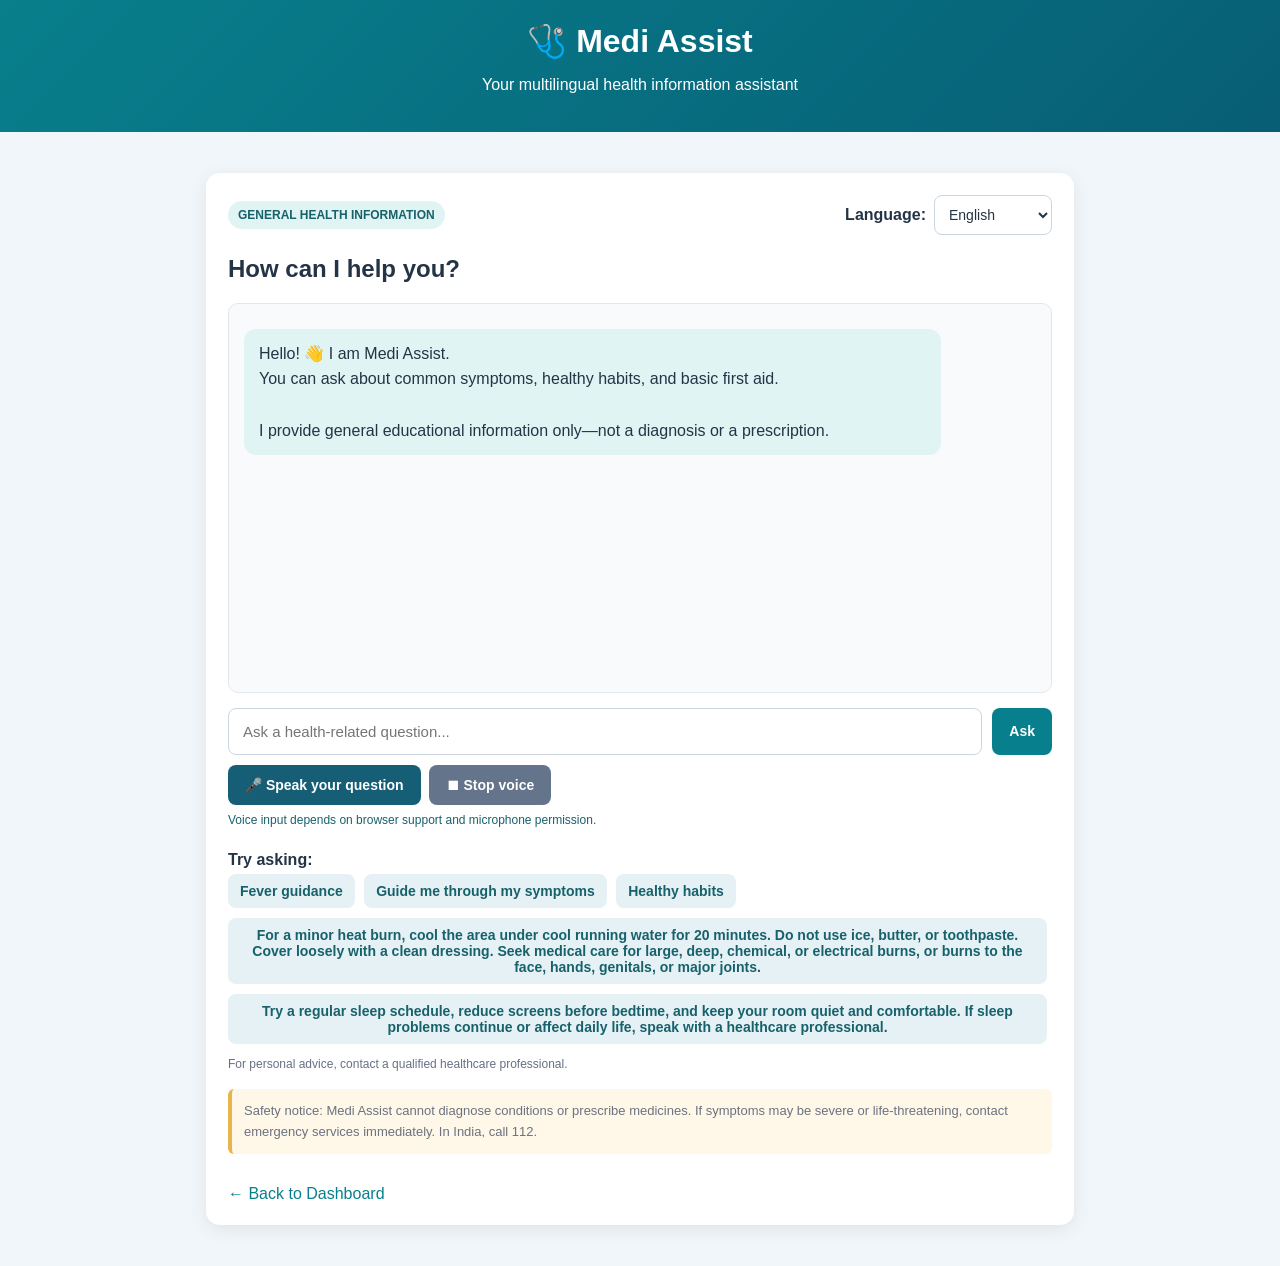
<file: templates/Medi_Assist.html>
<!DOCTYPE html>
<html lang="en">
<head>
    <meta charset="UTF-8">
    <meta name="viewport" content="width=device-width, initial-scale=1.0">
    <title>Medi Assist | SmartCare Hospital</title>
    <style>
        * { box-sizing: border-box; }
        body {
            margin: 0; font-family: Arial, sans-serif;
            background: #f1f6fb; color: #243447;
        }
        .header {
            background: linear-gradient(135deg, #087f8c, #075e75);
            color: white; padding: 22px; text-align: center;
        }
        .header h1 { margin: 0 0 8px; }
        .container { max-width: 900px; margin: 25px auto; padding: 16px; }
        .chat-card {
            background: white; border-radius: 14px; padding: 22px;
            box-shadow: 0 4px 18px rgba(0,0,0,.08);
        }
        .top-controls {
            display: flex; justify-content: space-between; align-items: center;
            gap: 12px; flex-wrap: wrap; margin-bottom: 15px;
        }
        .language-control { display: flex; align-items: center; gap: 8px; }
        select {
            padding: 10px; border: 1px solid #ccd6df; border-radius: 8px;
            background: white; color: #243447; font-size: 14px;
        }
        .badge {
            display: inline-block; background: #e0f5f3; color: #17616b;
            padding: 7px 10px; border-radius: 20px; font-size: 12px; font-weight: bold;
        }
        .chat-box {
            height: 390px; overflow-y: auto; padding: 15px;
            background: #f8fafc; border: 1px solid #e0e8ef; border-radius: 10px;
        }
        .message {
            padding: 12px 15px; margin: 10px 0; border-radius: 12px;
            max-width: 88%; line-height: 1.6; white-space: pre-wrap;
            overflow-wrap: anywhere;
        }
        .bot { background: #e0f5f3; margin-right: auto; }
        .user { background: #dceaff; margin-left: auto; }
        .input-area { display: flex; gap: 10px; margin-top: 15px; }
        .voice-controls { display: flex; gap: 8px; flex-wrap: wrap; margin-top: 10px; }
        .voice-controls button { background: #155e75; }
        .voice-controls button.stop-voice { background: #64748b; }
        .message .speak-button { display: block; margin-top: 8px; padding: 6px 10px; font-size: 12px; background: #17616b; }
        .voice-status { color: #17616b; font-size: 12px; margin: 8px 0 0; min-height: 18px; }
        input {
            flex: 1; min-width: 0; padding: 14px; border: 1px solid #ccd6df;
            border-radius: 8px; font-size: 15px;
        }
        button {
            background: #087f8c; color: white; border: none;
            padding: 12px 17px; border-radius: 8px; cursor: pointer;
            font-size: 14px; font-weight: 600;
        }
        button:hover { background: #05636d; }
        button:focus, input:focus, select:focus { outline: 2px solid #79cbd0; outline-offset: 2px; }
        .suggestions { margin-top: 20px; }
        .suggestions button {
            background: #e5f1f5; color: #17616b; margin: 5px 5px 5px 0;
            padding: 9px 12px;
        }
        .suggestions button:hover { background: #cce8ec; }
        .notice {
            font-size: 13px; color: #6b7280; line-height: 1.6; margin-top: 18px;
            padding: 12px; background: #fff8e8; border-left: 4px solid #e8b44c;
            border-radius: 6px;
        }
        .back-link { display: inline-block; margin-top: 18px; color: #087f8c; text-decoration: none; }
        .small-note { color: #667085; font-size: 12px; margin: 8px 0 0; }
        @media (max-width: 550px) {
            .container { padding: 10px; margin: 12px auto; }
            .chat-card { padding: 14px; }
            .input-area { flex-direction: column; }
            .chat-box { height: 350px; }
            .message { max-width: 96%; }
        }
    </style>
</head>
<body>
    <div class="header">
        <h1>🩺 Medi Assist</h1>
        <p id="subtitle">Your multilingual health information assistant</p>
    </div>

    <div class="container">
        <div class="chat-card">
            <div class="top-controls">
                <span class="badge" id="modeBadge">GENERAL HEALTH INFORMATION</span>
                <label class="language-control" for="language">
                    <strong id="languageLabel">Language:</strong>
                    <select id="language" onchange="changeLanguage()">
                        <option value="en">English</option>
                        <option value="ta">தமிழ் (Tamil)</option>
                        <option value="th">Thanglish</option>
                    </select>
                </label>
            </div>

            <h2 id="mainHeading">How can I help you?</h2>
            <div class="chat-box" id="chatBox" aria-live="polite" aria-label="Chat conversation">
                <div class="message bot" id="welcomeMessage">Hello! 👋 I am Medi Assist.
You can ask about common symptoms, healthy habits, and basic first aid.

I provide general educational information only—not a diagnosis or a prescription.</div>
            </div>

            <div class="input-area">
                <input type="text" id="question" placeholder="Ask a health-related question..." aria-label="Your medical question">
                <button id="askButton" onclick="askQuestion()">Ask</button>
            </div>
            <div class="voice-controls">
                <button type="button" id="voiceInputButton" onclick="startVoiceInput()">🎤 Speak your question</button>
                <button type="button" id="stopVoiceButton" class="stop-voice" onclick="stopVoice()">⏹ Stop voice</button>
            </div>
            <p class="voice-status" id="voiceStatus" aria-live="polite">Voice input depends on browser support and microphone permission.</p>

            <div class="suggestions">
                <strong id="tryLabel">Try asking:</strong><br>
                <button onclick="quickAsk('What should I do for a fever?')" id="suggestFever">Fever guidance</button>
                <button onclick="startSymptomGuide()" id="suggestSymptoms">Guide me through my symptoms</button>
                <button onclick="quickAsk('How can I stay healthy?')" id="suggestHealthy">Healthy habits</button>
                <button onclick="quickAsk('What should I do for a minor burn?')" id="suggestBurn">Minor burn first aid</button>
                <button onclick="quickAsk('How can I sleep better?')" id="suggestSleep">Better sleep</button>
            </div>
            <p class="small-note" id="smallNote">For personal advice, contact a qualified healthcare professional.</p>
            <p class="notice" id="disclaimer">Safety notice: Medi Assist cannot diagnose conditions or prescribe medicines. If symptoms may be severe or life-threatening, contact emergency services immediately. In India, call 112.</p>
            <a href="/" class="back-link" id="backLink">← Back to Dashboard</a>
        </div>
    </div>

    <script>
        const languageText = {
            en: {
                subtitle: "Your multilingual health information assistant",
                language: "Language:", heading: "How can I help you?", ask: "Ask",
                placeholder: "Ask a health-related question...", try: "Try asking:",
                fever: "Fever guidance", symptoms: "Guide me through my symptoms",
                healthy: "Healthy habits", burn: "Minor burn first aid", sleep: "Better sleep",
                note: "For personal advice, contact a qualified healthcare professional.",
                disclaimer: "Safety notice: Medi Assist cannot diagnose conditions or prescribe medicines. If symptoms may be severe or life-threatening, contact emergency services immediately. In India, call 112.",
                welcome: "Hello! 👋 I am Medi Assist.\nYou can ask about common symptoms, healthy habits, and basic first aid.\n\nI provide general educational information only—not a diagnosis or a prescription.",
                empty: "Please type a question first.",
                feverAnswer: "Fever can happen for many reasons, including infections. Rest, drink fluids if you can, and monitor your temperature. Seek medical advice if it persists, worsens, or worries you. A baby under 3 months with a temperature of 38°C (100.4°F) or higher needs urgent medical assessment.",
                headache: "Headaches have many possible causes. Rest in a quiet place and drink water if appropriate. A sudden, extremely severe headache, or headache with weakness, confusion, fainting, or difficulty speaking needs emergency medical attention.",
                cold: "A common cold is usually caused by a virus. Rest, drink fluids, and practise hand hygiene. Seek medical advice if symptoms worsen; get urgent help for breathing difficulty.",
                cough: "Cough can occur with infections, allergies, or other conditions. Drink fluids and avoid smoke or irritants. Seek urgent help for difficulty breathing, blue lips, or severe chest pain. Consult a clinician if it persists or worsens.",
                diet: "A balanced diet can include vegetables, fruits, whole grains, protein foods, and suitable healthy fats. Individual needs vary, especially with allergies or medical conditions.",
                sleep: "Try a regular sleep schedule, reduce screens before bedtime, and keep your room quiet and comfortable. If sleep problems continue or affect daily life, speak with a healthcare professional.",
                exercise: "Choose physical activity suitable for your health, start gradually, and increase as tolerated. Ask a healthcare professional for advice if you have a condition that affects exercise.",
                water: "Fluid needs vary with weather, activity, age, and health. Drink regularly unless a clinician has advised you to limit fluids, such as for some heart or kidney conditions.",
                burn: "For a minor heat burn, cool the area under cool running water for 20 minutes. Do not use ice, butter, or toothpaste. Cover loosely with a clean dressing. Seek medical care for large, deep, chemical, or electrical burns, or burns to the face, hands, genitals, or major joints.",
                medicine: "I cannot recommend a medicine or dose. Do not start antibiotics or change prescribed medicines based on chatbot information. Ask a qualified doctor or pharmacist about a specific medicine.",
                diabetes: "Diabetes requires individualised care. Follow the plan from your healthcare professional and seek their advice about monitoring, food, activity, and treatment. An unconscious person or a severe episode needs emergency help.",
                bp: "Blood pressure readings need context; one reading alone may not establish a diagnosis. If readings are repeatedly unusual or you have dizziness or other symptoms, consult a healthcare professional.",
                stomach: "Stomach pain has many possible causes. Seek urgent medical care for severe or worsening pain, fainting, blood in vomit or stool, or a rigid abdomen.",
                emergency: "⚠️ These symptoms may indicate a medical emergency. Call 112 in India or your local emergency number now. Do not wait for an online answer; follow the emergency dispatcher's instructions.",
                fallback: "I don't have a verified answer for that question in my current information library. I don't want to guess about your health. Please ask a qualified healthcare professional. You can ask me about fever, headache, cold, cough, diet, sleep, exercise, hydration, minor burns, or general first aid.",
                hello: "Hello! 👋 I can share general information about common symptoms, healthy habits, and basic first aid.",
                thanks: "You're welcome! 😊 Remember, I provide general information only. For personal medical advice, please consult a qualified healthcare professional.",
                duration: "How long have you had these symptoms? For example: a few hours, 1–2 days, or longer.",
                severity: "How severe are the symptoms: mild, moderate, or severe? If symptoms are severe, rapidly worsening, or include breathing difficulty, chest pain, confusion, fainting, or signs of stroke, seek emergency help now.",
                guideEnd: "Thank you. I can't diagnose the cause. Monitor your symptoms and contact a healthcare professional if they persist, worsen, or concern you. Seek urgent care for severe or sudden symptoms."
            },
            ta: {
                subtitle: "உடல்நலத் தகவல்களுக்கான உங்கள் உதவியாளர்",
                language: "மொழி:", heading: "நான் எப்படி உதவலாம்?", ask: "கேள்",
                placeholder: "உடல்நலம் பற்றிய கேள்வியை எழுதுங்கள்...", try: "இவற்றைக் கேட்கலாம்:",
                fever: "காய்ச்சல் வழிகாட்டல்", symptoms: "அறிகுறிகளைப் பற்றி வழிகாட்டுங்கள்",
                healthy: "ஆரோக்கியமான பழக்கங்கள்", burn: "சிறிய தீக்காய முதலுதவி", sleep: "நல்ல தூக்கம்",
                note: "தனிப்பட்ட மருத்துவ ஆலோசனைக்கு தகுதியான மருத்துவரை அணுகவும்.",
                disclaimer: "பாதுகாப்பு குறிப்பு: Medi Assist நோயைக் கண்டறியவோ மருந்து பரிந்துரைக்கவோ முடியாது. கடுமையான அல்லது உயிருக்கு ஆபத்தான அறிகுறிகள் இருந்தால் உடனடியாக அவசர மருத்துவ உதவியை நாடுங்கள். இந்தியாவில் 112 அழைக்கவும்.",
                welcome: "வணக்கம்! 👋 நான் Medi Assist.\nபொதுவான அறிகுறிகள், ஆரோக்கியமான பழக்கங்கள், முதலுதவி பற்றி கேட்கலாம்.\n\nநான் பொதுவான தகவல்களை மட்டுமே வழங்குகிறேன்; நோயறிதல் அல்லது மருந்து பரிந்துரை செய்யமாட்டேன்.",
                empty: "முதலில் உங்கள் கேள்வியை எழுதுங்கள்.",
                feverAnswer: "தொற்று உள்ளிட்ட பல காரணங்களால் காய்ச்சல் ஏற்படலாம். ஓய்வெடுத்து, முடிந்தால் போதுமான திரவம் குடித்து, உடல் வெப்பநிலையை கவனியுங்கள். காய்ச்சல் நீடித்தால், அதிகரித்தால் அல்லது கவலை அளித்தால் மருத்துவரை அணுகவும். 3 மாதத்திற்குக் குறைவான குழந்தைக்கு 38°C அல்லது அதற்கு மேல் காய்ச்சல் இருந்தால் உடனடி மருத்துவ மதிப்பீடு தேவை.",
                headache: "தலைவலிக்கு பல காரணங்கள் இருக்கலாம். அமைதியான இடத்தில் ஓய்வெடுத்து, உங்களுக்கு ஏற்றதாக இருந்தால் தண்ணீர் குடிக்கவும். திடீரென மிகக் கடுமையான தலைவலி அல்லது பலவீனம், குழப்பம், மயக்கம், பேசுவதில் சிரமம் இருந்தால் அவசர மருத்துவ உதவி தேவை.",
                cold: "சாதாரண சளி பெரும்பாலும் வைரஸால் ஏற்படும். ஓய்வெடுக்கவும், திரவம் குடிக்கவும், கைகளை சுத்தமாக வைத்திருக்கவும். அறிகுறிகள் அதிகரித்தால் மருத்துவரை அணுகவும்; மூச்சுத் திணறல் இருந்தால் உடனடி உதவி பெறவும்.",
                cough: "இருமல் தொற்று, ஒவ்வாமை அல்லது பிற காரணங்களால் ஏற்படலாம். திரவம் குடித்து புகை போன்ற எரிச்சலூட்டிகளைத் தவிர்க்கவும். மூச்சுத் திணறல், உதடு நீலமாகுதல் அல்லது கடுமையான மார்பு வலி இருந்தால் அவசர உதவி பெறவும்.",
                diet: "சமநிலையான உணவில் காய்கறிகள், பழங்கள், முழுத் தானியங்கள், புரத உணவுகள் மற்றும் ஏற்ற அளவு நல்ல கொழுப்புகள் இருக்கலாம். உடல்நிலை மற்றும் ஒவ்வாமைக்கு ஏற்ப தேவைகள் மாறுபடும்.",
                sleep: "தினமும் ஒரே நேரத்தில் தூங்கவும் எழவும் முயற்சி செய்யுங்கள்; தூங்குவதற்கு முன் திரை பயன்பாட்டைக் குறைத்து அமைதியான அறையை வைத்திருங்கள். தூக்கப் பிரச்சினை நீடித்தால் மருத்துவரிடம் பேசுங்கள்.",
                exercise: "உங்கள் உடல்நிலைக்கு ஏற்ற உடற்பயிற்சியை மெதுவாகத் தொடங்குங்கள். உடற்பயிற்சியை பாதிக்கும் உடல்நிலை இருந்தால் மருத்துவரின் ஆலோசனையைப் பெறுங்கள்.",
                water: "தண்ணீர் தேவைகள் வானிலை, செயல்பாடு, வயது மற்றும் உடல்நிலையைப் பொறுத்து மாறும். மருத்துவர் திரவத்தை குறைக்கச் சொல்லியிருந்தால் அவரின் அறிவுரையைப் பின்பற்றவும்.",
                burn: "சிறிய வெப்பத் தீக்காயத்தை குளிர்ந்த ஓடும் நீரில் 20 நிமிடங்கள் குளிர்விக்கவும். ஐஸ், வெண்ணெய் அல்லது பற்பசை தடவ வேண்டாம். சுத்தமான கட்டுப்பட்டியால் மெதுவாக மூடவும். பெரிய, ஆழமான, ரசாயன அல்லது மின்சாரத் தீக்காயங்களுக்கு மருத்துவ உதவி பெறவும்.",
                medicine: "எந்த மருந்து அல்லது அளவை எடுத்துக்கொள்ள வேண்டும் என்று நான் பரிந்துரைக்க முடியாது. மருத்துவரின் ஆலோசனையின்றி ஆன்டிபயாட்டிக் தொடங்கவோ மருந்தளவை மாற்றவோ வேண்டாம். மருத்துவர் அல்லது மருந்தாளரிடம் கேளுங்கள்.",
                diabetes: "நீரிழிவு நோய்க்கான பராமரிப்பு ஒவ்வொருவருக்கும் மாறுபடும். உணவு, உடற்பயிற்சி, பரிசோதனை மற்றும் சிகிச்சை குறித்து உங்கள் மருத்துவரின் திட்டத்தைப் பின்பற்றவும். மயக்கமடைதல் அல்லது கடுமையான நிலை ஏற்பட்டால் அவசர உதவி பெறவும்.",
                bp: "ரத்த அழுத்த அளவை உடல்நிலையுடன் சேர்த்தே புரிந்துகொள்ள வேண்டும். தொடர்ந்து அசாதாரண அளவுகள் வந்தாலோ தலைசுற்றல் போன்ற அறிகுறிகள் இருந்தாலோ மருத்துவரை அணுகவும்.",
                stomach: "வயிற்று வலிக்கு பல காரணங்கள் இருக்கலாம். கடுமையான அல்லது அதிகரிக்கும் வலி, மயக்கம், வாந்தி அல்லது மலத்தில் ரத்தம், வயிறு கடினமாக இருப்பது போன்றவை இருந்தால் உடனடி மருத்துவ உதவி பெறவும்.",
                emergency: "⚠️ இவை அவசர மருத்துவ நிலையின் அறிகுறிகளாக இருக்கலாம். இந்தியாவில் 112 அல்லது உங்கள் உள்ளூர் அவசர எண்ணை உடனே அழைக்கவும். ஆன்லைன் பதிலுக்காக காத்திருக்க வேண்டாம்.",
                fallback: "இந்தக் கேள்விக்கு என்னிடம் சரிபார்க்கப்பட்ட தகவல் இல்லை; உங்கள் உடல்நலம் குறித்து ஊகிக்க விரும்பவில்லை. தகுதியான மருத்துவரை அணுகவும். காய்ச்சல், தலைவலி, சளி, இருமல், உணவு, தூக்கம், உடற்பயிற்சி, நீர்ச்சத்து அல்லது முதலுதவி பற்றி கேட்கலாம்.",
                hello: "வணக்கம்! 👋 பொதுவான அறிகுறிகள், ஆரோக்கியமான பழக்கங்கள் மற்றும் முதலுதவி பற்றிய தகவல்களை வழங்க முடியும்.",
                thanks: "வரவேற்கிறேன்! 😊 நான் பொதுவான தகவல்களை மட்டுமே வழங்குகிறேன். தனிப்பட்ட மருத்துவ ஆலோசனைக்கு மருத்துவரை அணுகவும்.",
                duration: "இந்த அறிகுறிகள் எவ்வளவு நேரமாக இருக்கின்றன? சில மணி நேரமா, 1–2 நாட்களா அல்லது அதற்கு மேலா?",
                severity: "அறிகுறிகள் லேசானதா, மிதமானதா அல்லது கடுமையானதா? கடுமையான அல்லது வேகமாக அதிகரிக்கும் அறிகுறிகள், மூச்சுத் திணறல், மார்பு வலி, குழப்பம், மயக்கம் இருந்தால் உடனடியாக அவசர உதவி பெறவும்.",
                guideEnd: "நன்றி. இதன் காரணத்தை நான் கண்டறிய முடியாது. அறிகுறிகள் நீடித்தாலோ அதிகரித்தாலோ மருத்துவரை அணுகவும். திடீர் அல்லது கடுமையான அறிகுறிகளுக்கு உடனடி உதவி பெறவும்."
            },
            th: {
                subtitle: "Ungal multilingual health information assistant",
                language: "Language:", heading: "Naan eppadi help pannalaam?", ask: "Ask",
                placeholder: "Health question type pannunga...", try: "Itha try pannunga:",
                fever: "Fever guidance", symptoms: "Symptoms pathi guide pannunga",
                healthy: "Healthy habits", burn: "Minor burn first aid", sleep: "Better sleep",
                note: "Personal medical advice-ku qualified doctor-ah consult pannunga.",
                disclaimer: "Safety note: Medi Assist diagnosis pannaadhu, medicine prescribe pannaadhu. Severe or life-threatening symptoms irundha udane emergency help seek pannunga. India-la 112 call pannunga.",
                welcome: "Vanakkam! 👋 Naan Medi Assist.\nCommon symptoms, healthy habits, basic first aid pathi kelunga.\n\nNaan general educational information mattum provide pannuven; diagnosis or prescription panna maatten.",
                empty: "Mudhal-la unga question type pannunga.",
                feverAnswer: "Infection madhiri pala reasons-naala fever varalaam. Rest edunga, mudinja fluids kudinga, temperature monitor pannunga. Fever continue aana, worsen aana, illa concern irundha doctor-ah consult pannunga. 3 months-kku keezha irukkura baby-ku 38°C or above fever irundha urgent medical assessment thevai.",
                headache: "Headache-ku pala reasons irukkalaam. Quiet place-la rest eduthu, ungalukku suitable-na water kudinga. Sudden severe headache, weakness, confusion, fainting, illa pesa difficulty irundha emergency medical help thevai.",
                cold: "Common cold usually virus-naala varum. Rest edunga, fluids kudinga, hand hygiene follow pannunga. Symptoms worsen aana doctor-ah consult pannunga; breathing difficulty irundha urgent help seek pannunga.",
                cough: "Cough infection, allergy, illa vera reasons-naala varalaam. Fluids kudinga; smoke and irritants avoid pannunga. Breathing difficulty, lips blue-aaguradhu, severe chest pain irundha urgent help seek pannunga.",
                diet: "Balanced diet-la vegetables, fruits, whole grains, protein foods include pannalaam. Allergy or medical condition irundha unga food needs different-a irukkalaam.",
                sleep: "Daily regular time-la thoonga try pannunga; bedtime-ku munnadi screen use reduce pannunga; room quiet-a vechukkonga. Sleep problem continue aana healthcare professional kitta pesunga.",
                exercise: "Unga health-ku suitable-aana activity choose panni slow-ah start pannunga. Exercise affect pannura health condition irundha doctor advice kelunga.",
                water: "Water needs weather, activity, age, health base panni maarum. Doctor fluids limit panna sollirundha avanga advice follow pannunga.",
                burn: "Minor heat burn-na cool running water-la 20 minutes cool pannunga. Ice, butter, toothpaste apply panna vendam. Clean dressing-la loosely cover pannunga. Large, deep, chemical, electrical burn or face/hands/genitals/joints burn-na medical care seek pannunga.",
                medicine: "Endha medicine or dose edukkanum nu naan recommend panna mudiyadhu. Doctor advice illama antibiotics start pannadheenga; prescribed dose change pannadheenga. Doctor or pharmacist kitta kelunga.",
                diabetes: "Diabetes care person-to-person different-a irukkum. Food, activity, monitoring, treatment-ku healthcare professional plan follow pannunga. Unconscious-aana or severe episode irundha emergency help seek pannunga.",
                bp: "Blood pressure reading-ai context-oda dhaan purinjukkanum. Repeated unusual readings or dizziness irundha doctor-ah consult pannunga.",
                stomach: "Stomach pain-ku pala reasons irukkalaam. Severe/worsening pain, fainting, vomit/stool-la blood, illa abdomen hard-a irundha urgent medical care seek pannunga.",
                emergency: "⚠️ Idhu medical emergency-a irukkalaam. India-la 112 or local emergency number-ku ippo call pannunga. Online answer-kaaga wait pannadheenga; emergency operator instructions follow pannunga.",
                fallback: "Indha question-ku en kitta verified information illa; unga health pathi guess panna virumbala. Qualified healthcare professional-ah consult pannunga. Fever, headache, cold, cough, diet, sleep, exercise, hydration, minor burn, first aid pathi kelunga.",
                hello: "Vanakkam! 👋 Common symptoms, healthy habits, basic first aid pathi general information share panna mudiyum.",
                thanks: "Welcome! 😊 Naan general information mattum provide pannuven. Personal medical advice-ku qualified doctor-ah consult pannunga.",
                duration: "Indha symptoms evlo nerama irukku? Few hours-aa, 1–2 days-aa, illa adhukku mela-aa?",
                severity: "Symptoms mild-aa, moderate-aa, severe-aa? Severe/worsening symptoms, breathing difficulty, chest pain, confusion, fainting irundha udane emergency help seek pannunga.",
                guideEnd: "Thanks. Idhoda cause-ai naan diagnose panna mudiyadhu. Symptoms continue aana, worsen aana doctor-ah consult pannunga. Sudden or severe symptoms-ku immediate medical help seek pannunga."
            }
        };

        let guideState = null;
        let guideData = {};
        const $ = id => document.getElementById(id);

        function currentLanguage() { return $("language").value; }
        function t(key) { return languageText[currentLanguage()][key] || languageText.en[key] || ""; }

        function changeLanguage() {
            const keys = {
                subtitle: "subtitle", languageLabel: "language", mainHeading: "heading",
                askButton: "ask", question: "placeholder", tryLabel: "try",
                suggestFever: "fever", suggestSymptoms: "symptoms", suggestHealthy: "healthy",
                suggestBurn: "burn", suggestSleep: "sleep", smallNote: "note",
                disclaimer: "disclaimer", backLink: "back"
            };
            for (const [id, key] of Object.entries(keys)) {
                if (key === "placeholder") $(id).placeholder = t(key);
                else if (key === "back") $(id).textContent = currentLanguage() === "ta" ? "← Dashboard-க்கு திரும்பு" : currentLanguage() === "th" ? "← Dashboard-ku thirumbu" : "← Back to Dashboard";
                else $(id).textContent = t(key);
            }
            $("welcomeMessage").textContent = t("welcome");
            $("question").setAttribute("aria-label", t("placeholder"));
        }

        function addMessage(text, type) {
            const chatBox = $("chatBox");
            const message = document.createElement("div");
            message.className = "message " + type;
            message.textContent = text;
            if (type === "bot") {
                const speakButton = document.createElement("button");
                speakButton.type = "button";
                speakButton.className = "speak-button";
                speakButton.textContent = "🔊 Read aloud";
                speakButton.setAttribute("aria-label", "Read this answer aloud");
                speakButton.addEventListener("click", () => speakText(text));
                message.appendChild(document.createElement("br"));
                message.appendChild(speakButton);
            }
            chatBox.appendChild(message);
            chatBox.scrollTop = chatBox.scrollHeight;
        }

        // Browser-based voice input and text-to-speech; no separate API key required.
        let recognition = null;
        function speechLocale() {
            const lang = currentLanguage();
            if (lang === "ta") return "ta-IN";
            return "en-IN"; // Thanglish is best-effort English recognition.
        }

        function startVoiceInput() {
            const SpeechRecognition = window.SpeechRecognition || window.webkitSpeechRecognition;
            if (!SpeechRecognition) {
                $("voiceStatus").textContent = "Voice input is not supported in this browser. Try Google Chrome or Microsoft Edge.";
                return;
            }
            if (recognition) { try { recognition.stop(); } catch (e) {} }
            recognition = new SpeechRecognition();
            recognition.lang = speechLocale();
            recognition.interimResults = false;
            recognition.maxAlternatives = 1;
            $("voiceStatus").textContent = currentLanguage() === "ta" ? "பேசுங்கள்…" : "Listening… Please speak now.";
            $("voiceInputButton").disabled = true;
            recognition.onresult = function(event) {
                const spokenText = event.results[0][0].transcript;
                $("question").value = spokenText;
                $("voiceStatus").textContent = "Recognized: " + spokenText;
                // Put recognized words in the box so the user can review before sending.
            };
            recognition.onerror = function(event) {
                $("voiceStatus").textContent = "Voice input error: " + event.error + ". Check microphone permission and try again.";
            };
            recognition.onend = function() { $("voiceInputButton").disabled = false; };
            try { recognition.start(); }
            catch (error) {
                $("voiceStatus").textContent = "Could not start microphone. Please try again.";
                $("voiceInputButton").disabled = false;
            }
        }

        function speakText(text) {
            if (!("speechSynthesis" in window)) {
                $("voiceStatus").textContent = "Voice output is not supported in this browser.";
                return;
            }
            window.speechSynthesis.cancel();
            const utterance = new SpeechSynthesisUtterance(text);
            utterance.lang = speechLocale();
            utterance.rate = 0.95;
            utterance.onerror = function() { $("voiceStatus").textContent = "Could not play voice. Try another browser voice or language."; };
            window.speechSynthesis.speak(utterance);
            $("voiceStatus").textContent = "Reading answer aloud…";
        }

        function stopVoice() {
            if (recognition) { try { recognition.stop(); } catch (e) {} }
            if ("speechSynthesis" in window) window.speechSynthesis.cancel();
            $("voiceStatus").textContent = "Voice stopped.";
            $("voiceInputButton").disabled = false;
        }

        function normalise(text) {
            return text.toLowerCase().replace(/[.,!?;:()[\]{}]/g, " ").replace(/\s+/g, " ").trim();
        }

        function hasAny(text, words) { return words.some(word => text.includes(word)); }

        function emergencyAnswer(text) {
            const emergencyTerms = [
                "chest pain", "heart attack", "stroke", "can't breathe", "cannot breathe",
                "difficulty breathing", "shortness of breath", "unconscious", "not breathing",
                "severe bleeding", "suicidal", "overdose", "seizure", "மூச்சுத் திணறல்",
                "மார்பு வலி", "மயக்கமடைந்த", "uyira", "moochu thinaral", "nenju vali",
                "moochu vida mudiyala", "mayakkam"
            ];
            return hasAny(text, emergencyTerms);
        }

        function findAnswer(question) {
            const q = normalise(question);
            if (emergencyAnswer(q)) return t("emergency");
            if (hasAny(q, ["fever", "temperature", "காய்ச்சல்", "kaichal", "jwaram"])) return t("feverAnswer");
            if (hasAny(q, ["headache", "head pain", "தலைவலி", "thala vali", "thalavali"])) return t("headache");
            if (hasAny(q, ["runny nose", "sneezing", "common cold", "cold", "சளி", "thummal", "salippu"])) return t("cold");
            if (hasAny(q, ["cough", "இருமல்", "irumal"])) return t("cough");
            if (hasAny(q, ["healthy food", "healthy diet", "balanced diet", "nutrition", "food", "உணவு", "saapadu", "diet"])) return t("diet");
            if (hasAny(q, ["sleep", "insomnia", "sleep better", "தூக்கம்", "thoong"])) return t("sleep");
            if (hasAny(q, ["exercise", "physical activity", "fitness", "உடற்பயிற்சி", "exercise"])) return t("exercise");
            if (hasAny(q, ["water", "hydration", "dehydration", "தண்ணீர்", "thanni", "water kudikanum"])) return t("water");
            if (hasAny(q, ["minor burn", "small burn", "burn first aid", "தீக்காயம்", "theekayam"])) return t("burn");
            if (hasAny(q, ["medicine", "medication", "tablet", "antibiotic", "மருந்து", "marundhu", "tablet edukk"])) return t("medicine");
            if (hasAny(q, ["diabetes", "blood sugar", "நீரிழிவு", "sugar irukku"])) return t("diabetes");
            if (hasAny(q, ["blood pressure", "hypertension", "bp", "ரத்த அழுத்தம்", "pressure"])) return t("bp");
            if (hasAny(q, ["stomach pain", "abdominal pain", "stomach ache", "வயிற்று வலி", "vayiru vali"])) return t("stomach");
            if (hasAny(q, ["thank you", "thanks", "நன்றி", "nandri"])) return t("thanks");
            if (hasAny(q, ["hello", "hi", "hey", "வணக்கம்", "vanakkam", "hai"])) return t("hello");
            return t("fallback");
        }

        function askQuestion() {
            const input = $("question");
            const question = input.value.trim();
            if (!question) { addMessage(t("empty"), "bot"); return; }

            addMessage(question, "user");
            input.value = "";

            // Emergency warning takes priority, including during symptom follow-up.
            if (emergencyAnswer(normalise(question))) {
                guideState = null;
                guideData = {};
                setTimeout(() => addMessage(t("emergency"), "bot"), 120);
                return;
            }

            if (guideState === "duration") {
                guideData.duration = question;
                guideState = "severity";
                setTimeout(() => addMessage(t("severity"), "bot"), 180);
                return;
            }
            if (guideState === "severity") {
                guideData.severity = question;
                guideState = null;
                const severe = hasAny(normalise(question), ["severe", "very bad", "romba mosam", "kadumai", "கடுமை"]);
                setTimeout(() => addMessage(severe ? t("emergency") : t("guideEnd"), "bot"), 180);
                guideData = {};
                return;
            }

            const answer = findAnswer(question);
            setTimeout(() => addMessage(answer, "bot"), 180);
        }

        function quickAsk(question) {
            $("question").value = question;
            askQuestion();
        }

        function startSymptomGuide() {
            guideState = "duration";
            guideData = {};
            addMessage(t("symptoms"), "user");
            addMessage(t("duration"), "bot");
            $("question").focus();
        }

        $("question").addEventListener("keydown", event => {
            if (event.key === "Enter") askQuestion();
        });
        changeLanguage();
        // Keep the voice controls usable when the language selector changes.
        $("language").addEventListener("change", () => {
            if (recognition) { try { recognition.stop(); } catch (e) {} }
            if ("speechSynthesis" in window) window.speechSynthesis.cancel();
            $("voiceStatus").textContent = currentLanguage() === "ta" ? "தமிழ் குரல் அமைப்பு தேர்ந்தெடுக்கப்பட்டது." : "Voice language set to " + speechLocale() + ".";
        });
    </script>
</body>
</html>
</file>
